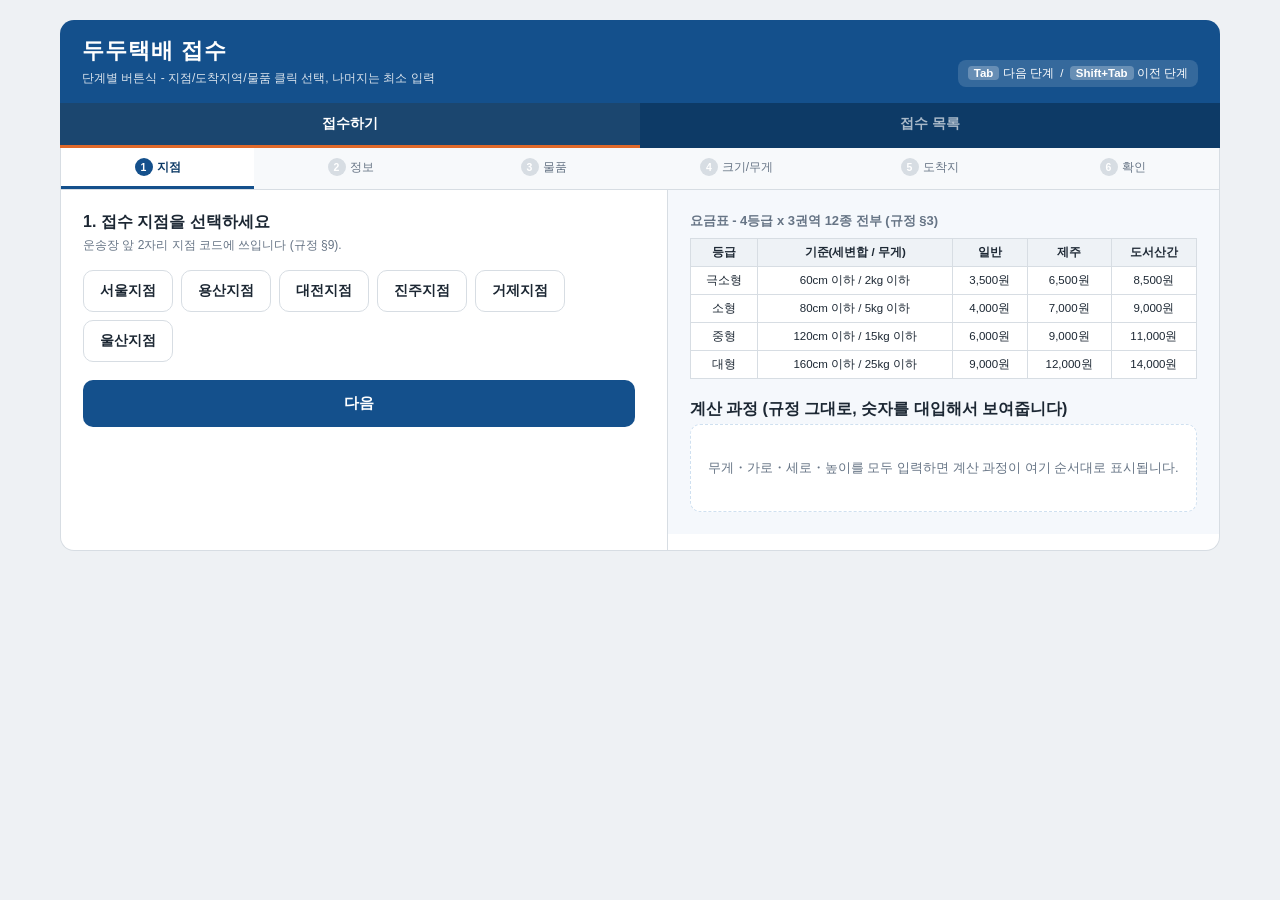
<file: index.html>
<!DOCTYPE html>
<html lang="ko">

<head>
  <meta charset="UTF-8">
  <meta name="viewport" content="width=device-width, initial-scale=1.0">
  <title>두두택배 접수 - 단계별 버튼식</title>
  <!--
  두두택배 접수 - G. 단계별 버튼식판
  =================================================
  F_한장완성판.html을 베이스로, 요청 3가지를 반영했다.
  1) "목록별로 탭을 분리" -> 페이지 최상단에 [접수하기] / [접수 목록]
     두 개의 큰 탭을 두고, [접수하기] 안에서 다시 5단계 스텝 탭
     (지점 -> 정보 -> 물품 -> 크기/무게 -> 도착지 -> 확인)으로 나눴다.
     계산 규정(§1-9)과 요금표・도착지역 판정 로직은 F판과 완전히 동일 -
     화면 구조만 바뀌었다.
  2) "입력을 최소화하고 버튼식으로" -> 지점(6개), 도착지역(12개),
     자주 쓰는 물품명(8개)을 버튼 칩으로 바꿨다. 이름 2개(보내는/받는
     분)와 치수・무게 4개는 값 범위가 무한해 버튼으로 대체 불가능하므로
     숫자 입력을 유지하되, 자주 쓰는 규격 4종(설정규칙 §3 각 등급의
     중간값)을 원클릭으로 채우는 버튼을 추가해 타이핑을 줄였다.
  3) "Tab 키로 다음 부분 이동" -> keydown에서 Tab(Shift 없음)을 가로채
     preventDefault 후 goToStep(현재+1), Shift+Tab은 이전 단계로 이동한다.
     각 단계 안의 개별 입력 칸 사이 이동은 필요 없다 - 단계마다 입력
     칸이 1~4개뿐이라 클릭/포커스로 바로 접근된다.
-->
  <style>
    :root {
      --brand: #14508c;
      --brand-dark: #0d3a66;
      --accent: #e0692a;
      --bg: #eef1f4;
      --card: #ffffff;
      --border: #d7dde3;
      --text: #1c2733;
      --muted: #667485;
      --ok-bg: #eef7f0;
      --ok-border: #b9dfc2;
      --bad-bg: #fbeceb;
      --bad-border: #eab6b0;
      --bad-text: #c0392b;
      --warn-bg: #fff8e6;
      --warn-border: #f0d68a;
      --warn-text: #8a6d1f;
      --calc-bg: #f5f8fc;
      --calc-border: #cfe0f0;
    }

    * {
      box-sizing: border-box;
    }

    body {
      margin: 0;
      font-family: -apple-system, BlinkMacSystemFont, "Malgun Gothic", "Apple SD Gothic Neo", sans-serif;
      background: var(--bg);
      color: var(--text);
      padding: 20px 16px 60px;
    }

    .page {
      max-width: 1160px;
      margin: 0 auto;
    }

    .topbar {
      background: var(--brand);
      color: #fff;
      padding: 16px 22px;
      border-radius: 14px 14px 0 0;
      display: flex;
      justify-content: space-between;
      align-items: flex-end;
      flex-wrap: wrap;
      gap: 10px;
    }

    .topbar .brand {
      font-size: 22px;
      font-weight: 800;
      letter-spacing: 1px;
    }

    .topbar .sub {
      font-size: 12px;
      opacity: .85;
      margin-top: 4px;
    }

    .kbd-hint {
      font-size: 11.5px;
      background: rgba(255, 255, 255, .14);
      padding: 6px 10px;
      border-radius: 8px;
    }

    .kbd-hint b {
      background: rgba(255, 255, 255, .25);
      padding: 1px 6px;
      border-radius: 4px;
    }

    /* ---------- 최상단 큰 탭: 접수하기 / 접수 목록 ---------- */
    .main-tabs {
      display: flex;
      gap: 0;
      background: var(--brand-dark);
    }

    .main-tab-btn {
      flex: 1;
      padding: 12px;
      border: none;
      background: transparent;
      color: rgba(255, 255, 255, .65);
      font-size: 14px;
      font-weight: 700;
      cursor: pointer;
      border-bottom: 3px solid transparent;
    }

    .main-tab-btn.active {
      color: #fff;
      border-bottom-color: var(--accent);
      background: rgba(255, 255, 255, .06);
    }

    .card-shell {
      background: var(--card);
      border: 1px solid var(--border);
      border-top: none;
      border-radius: 0 0 14px 14px;
      overflow: hidden;
    }

    /* ---------- 단계 탭 (스텝퍼) ---------- */
    .step-tabs {
      display: flex;
      overflow-x: auto;
      border-bottom: 1px solid var(--border);
      background: #f7f9fb;
    }

    .step-tab {
      flex: 1;
      min-width: 92px;
      padding: 10px 6px;
      text-align: center;
      border: none;
      background: transparent;
      cursor: pointer;
      font-size: 12px;
      color: var(--muted);
      border-bottom: 3px solid transparent;
      white-space: nowrap;
    }

    .step-tab .num {
      display: inline-block;
      width: 18px;
      height: 18px;
      line-height: 18px;
      border-radius: 50%;
      background: var(--border);
      color: #fff;
      font-size: 10.5px;
      font-weight: 800;
      margin-right: 4px;
    }

    .step-tab.active {
      color: var(--brand-dark);
      font-weight: 800;
      border-bottom-color: var(--brand);
      background: #fff;
    }

    .step-tab.active .num {
      background: var(--brand);
    }

    .step-tab.done .num {
      background: #4c9a63;
    }

    .step-tab.done {
      color: #3a7a4c;
    }

    .layout {
      display: grid;
      grid-template-columns: 1.1fr 1fr;
      gap: 0;
      align-items: start;
    }

    @media (max-width: 900px) {
      .layout {
        grid-template-columns: 1fr;
      }
    }

    .form-panel {
      padding: 22px;
      border-right: 1px solid var(--border);
      min-height: 360px;
    }

    .calc-panel {
      padding: 22px;
      background: var(--calc-bg);
    }

    @media (max-width: 900px) {
      .form-panel {
        border-right: none;
        border-bottom: 1px solid var(--border);
      }
    }

    h2 {
      font-size: 16px;
      margin: 0 0 4px;
    }

    .step-desc {
      font-size: 12px;
      color: var(--muted);
      margin: 0 0 16px;
    }

    h3 {
      font-size: 13px;
      color: var(--muted);
      margin: 18px 0 8px;
    }

    /* ---------- 버튼 칩 (지점 / 도착지역 / 물품명 / 규격 프리셋) ---------- */
    .chip-grid {
      display: flex;
      flex-wrap: wrap;
      gap: 8px;
    }

    .chip {
      padding: 11px 16px;
      border: 1.5px solid var(--border);
      border-radius: 10px;
      background: #fff;
      font-size: 14px;
      font-weight: 600;
      color: var(--text);
      cursor: pointer;
      text-align: center;
    }

    .chip:hover {
      border-color: var(--brand);
    }

    .chip.selected {
      background: var(--brand);
      border-color: var(--brand);
      color: #fff;
    }

    .chip.chip-sm {
      padding: 8px 12px;
      font-size: 12.5px;
      font-weight: 600;
    }

    .chip.chip-banned-hint {
      border-style: dashed;
      color: var(--muted);
      background: #fafbfc;
      cursor: default;
    }

    .chip-group-label {
      font-size: 12px;
      color: var(--muted);
      font-weight: 700;
      margin: 14px 0 6px;
    }

    .chip-group-label:first-child {
      margin-top: 0;
    }

    .field {
      margin-top: 14px;
    }

    .field label {
      display: block;
      font-size: 13px;
      font-weight: 600;
      color: var(--muted);
      margin: 0 0 6px;
    }

    .req {
      color: var(--bad-text);
      font-weight: 700;
      font-size: 11px;
    }

    input[type="text"],
    input[type="number"] {
      width: 100%;
      padding: 11px 12px;
      border: 1px solid var(--border);
      border-radius: 8px;
      font-size: 15px;
      background: #fff;
      font-family: inherit;
    }

    .row2 {
      display: grid;
      grid-template-columns: 1fr 1fr;
      gap: 10px;
    }

    .row4 {
      display: grid;
      grid-template-columns: repeat(4, 1fr);
      gap: 8px;
    }

    @media (max-width: 520px) {
      .row4 {
        grid-template-columns: 1fr 1fr;
      }
    }

    .dim-label {
      font-size: 11px;
      color: var(--muted);
      margin-bottom: 3px;
    }

    .custom-toggle {
      font-size: 12px;
      color: var(--brand);
      background: none;
      border: none;
      text-decoration: underline;
      cursor: pointer;
      padding: 6px 0;
    }

    .inline-warning {
      min-height: 18px;
      margin-top: 10px;
      font-size: 12.5px;
    }

    .badge {
      display: inline-block;
      padding: 5px 9px;
      border-radius: 6px;
    }

    .badge.bad {
      background: var(--bad-bg);
      border: 1px solid var(--bad-border);
      color: var(--bad-text);
    }

    .badge.warn {
      background: var(--warn-bg);
      border: 1px solid var(--warn-border);
      color: var(--warn-text);
    }

    .soft-confirm {
      margin-top: 10px;
      background: var(--warn-bg);
      border: 1px solid var(--warn-border);
      border-radius: 8px;
      padding: 10px 12px;
      font-size: 12.5px;
      color: var(--warn-text);
    }

    .soft-confirm label {
      display: flex;
      align-items: center;
      gap: 8px;
      margin-top: 8px;
      font-weight: 700;
      color: var(--text);
    }

    .summary-box {
      border: 1px solid var(--border);
      border-radius: 10px;
      padding: 14px 16px;
      background: #fafbfc;
    }

    .summary-row {
      display: flex;
      justify-content: space-between;
      font-size: 13.5px;
      padding: 6px 0;
      border-bottom: 1px dashed var(--border);
    }

    .summary-row:last-child {
      border-bottom: none;
    }

    .summary-row span:first-child {
      color: var(--muted);
    }

    .summary-row span:last-child {
      font-weight: 700;
    }

    .summary-empty {
      color: var(--muted);
      font-size: 12.5px;
    }

    .error-box {
      margin-top: 14px;
      min-height: 1px;
    }

    .error-title {
      font-size: 12.5px;
      font-weight: 700;
      color: var(--bad-text);
      margin-bottom: 4px;
    }

    .error-box ul {
      margin: 0;
      padding-left: 18px;
      font-size: 12.5px;
      color: var(--bad-text);
      line-height: 1.6;
    }

    .btn-row {
      display: flex;
      gap: 10px;
      margin-top: 18px;
    }

    .nav-btn,
    .submit-btn {
      flex: 1;
      padding: 14px;
      font-size: 15px;
      font-weight: 800;
      color: #fff;
      background: var(--brand);
      border: none;
      border-radius: 10px;
      cursor: pointer;
    }

    .nav-btn.prev {
      background: #fff;
      color: var(--text);
      border: 1px solid var(--border);
    }

    .nav-btn:disabled,
    .submit-btn:disabled {
      background: #a9b6c4;
      cursor: not-allowed;
    }

    .submit-btn {
      background: var(--accent);
    }

    .calc-pending {
      color: var(--muted);
      font-size: 13px;
      padding: 34px 10px;
      text-align: center;
      border: 1px dashed var(--calc-border);
      border-radius: 10px;
      background: #fff;
    }

    .calc-step {
      background: #fff;
      border: 1px solid var(--calc-border);
      border-radius: 10px;
      padding: 10px 14px;
      margin-bottom: 8px;
      font-size: 13px;
    }

    .calc-step-title {
      font-weight: 700;
      color: var(--brand-dark);
      margin-bottom: 4px;
      font-size: 13px;
    }

    .calc-step-body {
      color: var(--text);
      line-height: 1.65;
    }

    .calc-step.reject {
      background: var(--bad-bg);
      border-color: var(--bad-border);
    }

    .calc-step.reject .calc-step-title {
      color: var(--bad-text);
    }

    .calc-step.pending-note {
      background: #f6f8fa;
      color: var(--muted);
    }

    table.rate-table {
      width: 100%;
      border-collapse: collapse;
      font-size: 11.5px;
      background: #fff;
    }

    table.rate-table th,
    table.rate-table td {
      border: 1px solid var(--border);
      padding: 6px 5px;
      text-align: center;
    }

    table.rate-table th {
      background: #eef2f6;
    }

    table.rate-table tr.grade-match td:first-child {
      background: #dbe9f7;
      font-weight: 700;
    }

    table.rate-table td.cell-match {
      background: var(--brand);
      color: #fff;
      font-weight: 800;
    }

    .receipt-section {
      margin-top: 18px;
    }

    .receipt-card {
      background: var(--ok-bg);
      border: 1px solid var(--ok-border);
      border-radius: 12px;
      padding: 18px;
      text-align: center;
    }

    .receipt-title {
      font-weight: 800;
      font-size: 15px;
    }

    .receipt-tno {
      font-size: 20px;
      font-weight: 800;
      color: var(--brand-dark);
      margin: 8px 0;
    }

    .receipt-line {
      font-size: 13px;
      margin-top: 4px;
    }

    .receipt-price {
      font-size: 24px;
      font-weight: 800;
      color: var(--brand-dark);
      margin: 10px 0;
    }

    .list-panel {
      padding: 20px 22px;
    }

    .list-panel table {
      width: 100%;
      border-collapse: collapse;
      font-size: 11.5px;
      background: #fff;
    }

    .list-panel th,
    .list-panel td {
      border: 1px solid var(--border);
      padding: 6px 5px;
      text-align: left;
    }

    .list-panel th {
      background: #eef2f6;
    }

    .empty-row td {
      text-align: center;
      color: var(--muted);
      padding: 14px;
    }

    [hidden] {
      display: none !important;
    }
  </style>
</head>

<body>
  <div class="page">
    <div class="topbar">
      <div>
        <div class="brand">두두택배 접수</div>
        <div class="sub">단계별 버튼식 - 지점/도착지역/물품 클릭 선택, 나머지는 최소 입력</div>
      </div>
      <div class="kbd-hint"><b>Tab</b> 다음 단계 &nbsp;/&nbsp; <b>Shift+Tab</b> 이전 단계</div>
    </div>

    <div class="main-tabs">
      <button type="button" class="main-tab-btn active" id="mainTabReceiveBtn"
        onclick="setMainTab('receive')">접수하기</button>
      <button type="button" class="main-tab-btn" id="mainTabListBtn" onclick="setMainTab('list')">접수 목록 <span
          id="listCountBadge"></span></button>
    </div>

    <div class="card-shell">

      <!-- ============ 접수하기 탭 ============ -->
      <div id="mainPanelReceive">
        <div class="step-tabs" id="stepTabs"></div>

        <div class="layout">
          <section class="form-panel">

            <!-- STEP 0: 접수 지점 -->
            <div class="step-page" data-step="0">
              <h2>1. 접수 지점을 선택하세요</h2>
              <p class="step-desc">운송장 앞 2자리 지점 코드에 쓰입니다 (규정 §9).</p>
              <div class="chip-grid" id="branchChips"></div>
            </div>

            <!-- STEP 1: 보내는분 / 받는분 -->
            <div class="step-page" data-step="1" hidden>
              <h2>2. 보내는 분 / 받는 분</h2>
              <p class="step-desc">이름은 목록이 없어 직접 입력해야 합니다.</p>
              <div class="field">
                <label for="senderName">보내는 분 이름 <span class="req">필수</span></label>
                <input type="text" id="senderName" placeholder="예: 김민준" oninput="recalc()">
              </div>
              <div class="field">
                <label for="receiverName">받는 분 이름 <span class="req">필수</span></label>
                <input type="text" id="receiverName" placeholder="예: 이서연" oninput="recalc()">
              </div>
              <div class="field">
                <label for="receiverPhone">받는 분 전화 <span class="req">필수</span></label>
                <input type="tel" id="receiverPhone" placeholder="010-1234-5678" oninput="recalc()">
              </div>
            </div>

            <!-- STEP 2: 물품명 -->
            <div class="step-page" data-step="2" hidden>
              <h2>3. 물품명을 선택하세요</h2>
              <p class="step-desc">자주 접수되는 품목입니다. 목록에 없으면 직접 입력을 누르세요.</p>
              <div class="chip-group-label">자주 쓰는 물품</div>
              <div class="chip-grid" id="itemChips"></div>
              <button type="button" class="custom-toggle" id="itemCustomToggle" onclick="toggleItemCustom()">목록에 없어요 -
                직접 입력</button>
              <div class="field" id="itemCustomField" hidden>
                <label for="itemName">물품명 직접 입력 <span class="req">필수</span></label>
                <input type="text" id="itemName" placeholder="예: 텐트" oninput="onItemCustomInput()">
              </div>
              <div class="inline-warning" id="bannedWarning"></div>
              <div class="soft-confirm" id="softConfirmBox" hidden>
                <div id="softConfirmText"></div>
                <label><input type="checkbox" id="staffConfirm" onchange="recalc()"> 직원이 확인했습니다 (50만원 이하)</label>
              </div>
            </div>

            <!-- STEP 3: 크기 / 무게 -->
            <div class="step-page" data-step="3" hidden>
              <h2>4. 크기와 무게</h2>
              <p class="step-desc">아래 프리셋을 누르면 값이 자동으로 채워집니다. 직접 조정해도 됩니다.</p>
              <div class="chip-group-label">규격 프리셋 (등급 기준 중간값)</div>
              <div class="chip-grid" id="sizePresetChips"></div>
              <div class="field">
                <label>가로 x 세로 x 높이 (cm) <span class="req">필수</span></label>
                <div class="row4">
                  <div>
                    <div class="dim-label">가로</div><input type="number" id="widthCm" step="any" min="0" max="200"
                      oninput="recalc()">
                  </div>
                  <div>
                    <div class="dim-label">세로</div><input type="number" id="heightCm" step="any" min="0" max="200"
                      oninput="recalc()">
                  </div>
                  <div>
                    <div class="dim-label">높이</div><input type="number" id="depthCm" step="any" min="0" max="200"
                      oninput="recalc()">
                  </div>
                  <div>
                    <div class="dim-label">무게(kg)</div><input type="number" id="weightKg" step="any" min="0" max="30"
                      oninput="recalc()">
                  </div>
                </div>
              </div>
              <p class="step-desc" style="margin-top:8px;">한 변당 최대 200cm, 무게 최대 30kg까지만 접수됩니다. 넘으면 대형화물 전문 창구로 안내됩니다.
              </p>
              <div class="inline-warning" id="dimsWarning"></div>
            </div>

            <!-- STEP 4: 도착 지역 -->
            <div class="step-page" data-step="4" hidden>
              <h2>5. 도착 지역을 선택하세요</h2>
              <p class="step-desc">제주는 제주 권역, 5개 도서는 도서산간, 나머지는 전부 일반입니다 (거제·진주 포함).</p>
              <div class="chip-group-label">일반 권역</div>
              <div class="chip-grid" id="areaChipsNormal"></div>
              <div class="chip-group-label">제주 권역</div>
              <div class="chip-grid" id="areaChipsJeju"></div>
              <div class="chip-group-label">도서산간 권역</div>
              <div class="chip-grid" id="areaChipsIsland"></div>
              <div class="field">
                <label for="areaSelect">그 외 지역 (표준 시/도 목록에서만 선택)</label>
                <select id="areaSelect" onchange="onAreaSelectChange()"></select>
                <p class="step-desc" style="margin-top:6px;">표기 갈림(서울/서울시/SEOUL 등)을 막기 위해 직접 타이핑은 받지 않습니다.</p>
              </div>
            </div>

            <!-- STEP 5: 확인 -->
            <div class="step-page" data-step="5" hidden>
              <h2>6. 입력 내용 확인</h2>
              <p class="step-desc">오른쪽 계산 과정을 확인하고 접수를 완료하세요.</p>
              <div class="summary-box" id="summaryBox"></div>
              <div class="error-box" id="errorBox"></div>
            </div>

            <div class="btn-row">
              <button type="button" class="nav-btn prev" id="prevBtn" onclick="goToStep(currentStep-1)">이전</button>
              <button type="button" class="nav-btn" id="nextBtn" onclick="goToStep(currentStep+1)">다음</button>
              <div id="submitBtnGroup" style="display:flex; gap:8px;">
                <button type="button" class="submit-btn" id="submitBtn" onclick="submitShipment()" hidden disabled>다음 접수 <span id="pendingCount" style="font-size:11px; opacity:.8;"></span></button>
                <button type="button" class="submit-btn" id="completeBtn" onclick="completeAllShipments()" hidden style="background:var(--brand);">완료</button>
              </div>
            </div>
          </section>

          <section class="calc-panel">
            <h3 style="margin-top:0;">요금표 - 4등급 x 3권역 12종 전부 (규정 §3)</h3>
            <table class="rate-table" id="rateTable">
              <thead>
                <tr>
                  <th>등급</th>
                  <th>기준(세변합 / 무게)</th>
                  <th>일반</th>
                  <th>제주</th>
                  <th>도서산간</th>
                </tr>
              </thead>
              <tbody></tbody>
            </table>

            <h2 style="margin-top:20px;">계산 과정 (규정 그대로, 숫자를 대입해서 보여줍니다)</h2>
            <div id="calcSteps">
              <div class="calc-pending">무게・가로・세로・높이를 모두 입력하면 계산 과정이 여기 순서대로 표시됩니다.</div>
            </div>
          </section>
        </div>

        <div class="receipt-section" id="receiptSection" style="display:none; padding: 0 22px 22px;"></div>
      </div>

      <!-- ============ 접수 목록 탭 ============ -->
      <div id="mainPanelList" hidden>
        <div class="list-panel">
          <h2 style="font-size:14px;color:var(--muted);margin:0 0 8px 2px;">오늘 접수 목록 (이 브라우저 세션에서만 유지)</h2>
          <table>
            <thead>
              <tr>
                <th>운송장</th>
                <th>지점</th>
                <th>보내는분</th>
                <th>받는분</th>
                <th>전화</th>
                <th>도착지역</th>
                <th>권역</th>
                <th>물품</th>
                <th>요금무게</th>
                <th>등급</th>
                <th>요금</th>
                <th>도착예정</th>
              </tr>
            </thead>
            <tbody id="listBody">
              <tr class="empty-row">
                <td colspan="11">아직 접수 내역이 없습니다</td>
              </tr>
            </tbody>
          </table>
        </div>
      </div>

    </div>
  </div>

  <script>
    // ============================================================
    // 계산 정본 - 02_접수규정.md §1-9. F판과 완전히 동일 (로직 변경 없음).
    // ============================================================
    const BRANCHES = [
      { code: '11', name: '서울지점' }, { code: '12', name: '용산지점' },
      { code: '21', name: '대전지점' }, { code: '31', name: '진주지점' },
      { code: '32', name: '거제지점' }, { code: '41', name: '울산지점' },
    ];

    const RATE_TABLE = [
      { grade: '극소형', maxSum: 60, maxWeight: 2, price: { 일반: 3500, 제주: 6500, 도서산간: 8500 } },
      { grade: '소형', maxSum: 80, maxWeight: 5, price: { 일반: 4000, 제주: 7000, 도서산간: 9000 } },
      { grade: '중형', maxSum: 120, maxWeight: 15, price: { 일반: 6000, 제주: 9000, 도서산간: 11000 } },
      { grade: '대형', maxSum: 160, maxWeight: 25, price: { 일반: 9000, 제주: 12000, 도서산간: 14000 } },
    ];
    const ETA_BUSINESS_DAYS = { 일반: 1, 제주: 2, 도서산간: 3 };
    const ISLAND_AREAS = ['울릉도', '백령도', '흑산도', '거문도', '추자도'];
    const NORMAL_AREAS = ['서울', '용산', '대전', '진주', '거제', '울산'];
    // 접수 지점과 안 겹치는 그 외 표준 시/도 - receiver_area 칸 정책서 방침
    // (자유 텍스트 대신 이 목록에서만 고르게 해서 표기 갈림을 원천 차단)
    const OTHER_SIDO_AREAS = [
      '인천광역시', '부산광역시', '대구광역시', '광주광역시', '세종특별자치시',
      '경기도', '강원특별자치도', '충청북도', '충청남도',
      '전북특별자치도', '전라남도', '경상북도', '경상남도',
    ];

    // 자주 접수되는 물품 버튼 (모두 금지목록에 걸리지 않는 안전한 품목만
    // 골랐다 - 규정 §5 21개 키워드와 겹치지 않는지 확인함).
    const COMMON_ITEMS = ['이불', '책', '화장품', '운동화', '쌀', '전자제품', '의류', '주방용품'];

    // 규격 프리셋 - 등급 4종의 상한 근처가 아니라 "이 등급이 확실히
    // 나오는" 중간값을 골랐다(세 변의 합・무게 둘 다 상한보다 여유있게).
    const SIZE_PRESETS = [
      { label: '극소형 (서류/화장품)', w: 20, h: 15, d: 10, weight: 1 },
      { label: '소형 (신발/책)', w: 30, h: 25, d: 15, weight: 3 },
      { label: '중형 (이불/쌀 20kg)', w: 45, h: 35, d: 30, weight: 8 },
      { label: '대형 (가전/가구)', w: 70, h: 50, d: 35, weight: 20 },
    ];

    function branchCodeOf(name) {
      const hit = BRANCHES.find(b => b.name === name);
      return hit ? hit.code : '00';
    }
    function determineRegion(area) {
      if (area === '제주') return '제주';
      if (ISLAND_AREAS.includes(area)) return '도서산간';
      return '일반';
    }
    function determineGrade(sumCm, billedWeightKg) {
      for (const tier of RATE_TABLE) {
        if (sumCm <= tier.maxSum && billedWeightKg <= tier.maxWeight) return tier.grade;
      }
      return null;
    }
    function gradeTrace(sumCm, billedWeightKg) {
      let matched = null;
      const lines = RATE_TABLE.map(tier => {
        const sumOk = sumCm <= tier.maxSum;
        const wtOk = billedWeightKg <= tier.maxWeight;
        const pass = sumOk && wtOk && !matched;
        if (pass) matched = tier.grade;
        return Object.assign({}, tier, { sumOk, wtOk, pass });
      });
      return { lines, matched };
    }
    function addBusinessDaysTrace(fromDate, days) {
      const d = new Date(fromDate);
      let added = 0;
      const trace = [];
      while (added < days) {
        d.setDate(d.getDate() + 1);
        const dow = d.getDay();
        const isWeekend = (dow === 0 || dow === 6);
        if (!isWeekend) added++;
        trace.push({ date: new Date(d), dow, isWeekend, countedAt: isWeekend ? null : added });
      }
      return { finalDate: new Date(d), trace };
    }
    function pad2(n) { return String(n).padStart(2, '0'); }
    function formatDateISO(d) { return `${d.getFullYear()}-${pad2(d.getMonth() + 1)}-${pad2(d.getDate())}`; }
    const WEEKDAY_KO = ['일', '월', '화', '수', '목', '금', '토'];

    const BANNED_RULES = [
      { category: '금전', keyword: '현금' },
      { category: '금전', keyword: '상품권' },
      { category: '금전', keyword: '유가증권' },
      { category: '귀중품', keyword: '금' },
      { category: '귀중품', keyword: '은' },
      { category: '귀중품', keyword: '보석' },
      { category: '귀중품', keyword: '시계', condition: '50만원 초과 시' },
      { category: '인화성', keyword: '라이터' },
      { category: '인화성', keyword: '부탄가스' },
      { category: '인화성', keyword: '페인트' },
      { category: '인화성', keyword: '신나' },
      { category: '인화성', keyword: '알코올' },
      { category: '배터리', keyword: '보조배터리' },
      { category: '배터리', keyword: '리튬배터리' },
      { category: '생물', keyword: '동물' },
      { category: '생물', keyword: '식물' },
      { category: '온도', keyword: '냉장' },
      { category: '온도', keyword: '냉동' },
      { category: '기타', keyword: '주류' },
      { category: '기타', keyword: '의약품' },
      { category: '기타', keyword: '총포' },
      { category: '기타', keyword: '도검' },
    ];

    // 정책서 4번(어디서 막나) - 금지품목/대형초과는 "기계적 차단 + 운영"
    // 두 층을 같이 쓰라고 되어있다. 접수를 막는 것까지는 화면이 하고,
    // 그 다음 사람이 받아야 하는 연결선(전화번호)을 메시지에 같이 넣는다.
    const CS_PHONE = '1588-1234';          // 금지 품목 문의
    const BULKY_DESK_PHONE = '1600-5678';  // 대형화물・특수 택배 전문 창구
    function checkBanned(name) {
      const s = (name || '').trim();
      if (!s) return { hardHits: [], softHits: [] };
      const hits = BANNED_RULES.filter(r => s.includes(r.keyword));
      return { hardHits: hits.filter(h => !h.condition), softHits: hits.filter(h => h.condition) };
    }

    const seqByBranch = {};
    const issuedTrackingNos = new Set();
    function nextTrackingNo(branchCode) {
      let n = (seqByBranch[branchCode] || 0) + 1;
      let no = branchCode + String(n).padStart(8, '0');
      while (issuedTrackingNos.has(no)) { n += 1; no = branchCode + String(n).padStart(8, '0'); }
      seqByBranch[branchCode] = n;
      issuedTrackingNos.add(no);
      return no;
    }
    function formatWon(n) {
      if (n === null || n === undefined || isNaN(n)) return '-';
      return n.toLocaleString('ko-KR') + '원';
    }
    function getNumeric(id) {
      const raw = document.getElementById(id).value;
      if (raw === '' || raw === null || raw === undefined) return null;
      const n = parseFloat(raw);
      if (isNaN(n) || n <= 0) return null;
      return n;
    }

    // ============================================================
    // 선택 상태 (버튼 칩으로 고르는 값들은 hidden input 대신 state로 관리)
    // ============================================================
    const state = { branch: '', itemName: '', receiverArea: '', pendingShipments: [] };

    // ---------- 최상단 탭 (접수하기 / 접수 목록) ----------
    function setMainTab(which) {
      document.getElementById('mainPanelReceive').hidden = which !== 'receive';
      document.getElementById('mainPanelList').hidden = which !== 'list';
      document.getElementById('mainTabReceiveBtn').classList.toggle('active', which === 'receive');
      document.getElementById('mainTabListBtn').classList.toggle('active', which === 'list');
    }

    // ---------- 단계(스텝) 정의 ----------
    const STEPS = [
      { label: '지점' }, { label: '정보' }, { label: '물품' }, { label: '크기/무게' }, { label: '도착지' }, { label: '확인' },
    ];
    let currentStep = 0;

    function renderStepTabs() {
      const el = document.getElementById('stepTabs');
      el.innerHTML = STEPS.map((s, i) => {
        const cls = ['step-tab'];
        if (i === currentStep) cls.push('active');
        else if (i < currentStep) cls.push('done');
        return `<button type="button" class="${cls.join(' ')}" onclick="goToStep(${i})">
        <span class="num">${i + 1}</span>${s.label}
      </button>`;
      }).join('');
    }

    function goToStep(idx) {
      if (idx < 0 || idx >= STEPS.length) return;
      currentStep = idx;
      document.querySelectorAll('.step-page').forEach(p => {
        p.hidden = Number(p.dataset.step) !== currentStep;
      });
      renderStepTabs();
      document.getElementById('prevBtn').disabled = currentStep === 0;
      document.getElementById('prevBtn').hidden = currentStep === 0;
      const isLast = currentStep === STEPS.length - 1;
      document.getElementById('nextBtn').hidden = isLast;
      document.getElementById('submitBtn').hidden = !isLast;
      if (isLast) renderSummary();
      recalc();
    }

    // Tab 키 = 다음 단계, Shift+Tab = 이전 단계 (요청사항 3번)
    document.addEventListener('keydown', function (e) {
      if (e.key !== 'Tab') return;
      e.preventDefault();
      if (e.shiftKey) goToStep(currentStep - 1);
      else goToStep(currentStep + 1);
    });

    // ---------- STEP 0: 지점 칩 ----------
    function renderBranchChips() {
      const el = document.getElementById('branchChips');
      el.innerHTML = BRANCHES.map(b => `
      <button type="button" class="chip ${state.branch === b.name ? 'selected' : ''}" onclick="selectBranch('${b.name}')">${b.name}</button>
    `).join('');
    }
    function selectBranch(name) {
      state.branch = name;
      renderBranchChips();
      recalc();
    }

    // ---------- STEP 2: 물품명 칩 ----------
    function renderItemChips() {
      const el = document.getElementById('itemChips');
      el.innerHTML = COMMON_ITEMS.map(name => `
      <button type="button" class="chip ${state.itemName === name ? 'selected' : ''}" onclick="selectItem('${name}')">${name}</button>
    `).join('');
    }
    function selectItem(name) {
      state.itemName = name;
      document.getElementById('itemCustomField').hidden = true;
      document.getElementById('itemName') && (document.getElementById('itemName').value = '');
      renderItemChips();
      recalc();
    }
    function toggleItemCustom() {
      const field = document.getElementById('itemCustomField');
      field.hidden = !field.hidden;
      if (!field.hidden) {
        state.itemName = document.getElementById('itemName').value.trim();
        document.getElementById('itemName').focus();
        renderItemChips();
      }
      recalc();
    }
    function onItemCustomInput() {
      state.itemName = document.getElementById('itemName').value.trim();
      renderItemChips();
      recalc();
    }

    // ---------- STEP 3: 규격 프리셋 ----------
    function renderSizePresetChips() {
      const el = document.getElementById('sizePresetChips');
      el.innerHTML = SIZE_PRESETS.map((p, i) => `
      <button type="button" class="chip chip-sm" onclick="applySizePreset(${i})">${p.label}</button>
    `).join('');
    }
    function applySizePreset(i) {
      const p = SIZE_PRESETS[i];
      document.getElementById('widthCm').value = p.w;
      document.getElementById('heightCm').value = p.h;
      document.getElementById('depthCm').value = p.d;
      document.getElementById('weightKg').value = p.weight;
      recalc();
    }

    // ---------- STEP 4: 도착지역 칩 + 표준 시/도 드롭다운 ----------
    function renderAreaChips() {
      document.getElementById('areaChipsNormal').innerHTML = NORMAL_AREAS.map(a => `
      <button type="button" class="chip ${state.receiverArea === a ? 'selected' : ''}" onclick="selectArea('${a}')">${a}</button>
    `).join('');
      document.getElementById('areaChipsJeju').innerHTML = `
      <button type="button" class="chip ${state.receiverArea === '제주' ? 'selected' : ''}" onclick="selectArea('제주')">제주</button>`;
      document.getElementById('areaChipsIsland').innerHTML = ISLAND_AREAS.map(a => `
      <button type="button" class="chip ${state.receiverArea === a ? 'selected' : ''}" onclick="selectArea('${a}')">${a}</button>
    `).join('');
      const select = document.getElementById('areaSelect');
      if (select) {
        const isOtherSido = OTHER_SIDO_AREAS.includes(state.receiverArea);
        select.innerHTML = `<option value="">선택하세요</option>` + OTHER_SIDO_AREAS.map(a =>
          `<option value="${a}" ${state.receiverArea === a ? 'selected' : ''}>${a}</option>`
        ).join('');
        if (!isOtherSido) select.value = '';
      }
    }
    function selectArea(name) {
      state.receiverArea = name;
      renderAreaChips();
      recalc();
    }
    function onAreaSelectChange() {
      const value = document.getElementById('areaSelect').value;
      if (value) selectArea(value);
    }

    // ============================================================
    // 렌더링 (계산 패널) - F판과 동일 로직
    // ============================================================
    function renderBannedWarning(ban) {
      const el = document.getElementById('bannedWarning');
      const box = document.getElementById('softConfirmBox');
      if (ban.hardHits.length > 0) {
        const h = ban.hardHits[0];
        el.innerHTML = `<span class="badge bad">접수 불가 품목입니다 - ${h.category} "${h.keyword}"(규정 §5). 요금 계산 전에 거절합니다.<br>문의가 필요하면 고객센터 ${CS_PHONE}로 연락하세요.</span>`;
        box.hidden = true;
      } else if (ban.softHits.length > 0) {
        const h = ban.softHits[0];
        el.innerHTML = `<span class="badge warn">"${h.keyword}"는 ${h.condition} 금지 품목입니다(규정 §5). 가격을 확인할 수 없어 직원 확인이 필요합니다.</span>`;
        box.hidden = false;
        document.getElementById('softConfirmText').textContent =
          `"${h.keyword}" - ${h.condition} 금지 품목(규정 §5 귀중품). 50만원 이하임을 확인했으면 아래에 체크하세요.`;
      } else {
        el.innerHTML = '';
        box.hidden = true;
      }
    }
    function step(no, title, body) {
      return `<div class="calc-step"><div class="calc-step-title">${no}. ${title}</div><div class="calc-step-body">${body}</div></div>`;
    }
    function renderRateTable(matchedGrade, matchedRegion) {
      const tbody = document.querySelector('#rateTable tbody');
      tbody.innerHTML = RATE_TABLE.map(tier => {
        const isGradeMatch = tier.grade === matchedGrade;
        function cell(region) {
          const hit = isGradeMatch && matchedRegion === region;
          return `<td class="${hit ? 'cell-match' : ''}">${tier.price[region].toLocaleString('ko-KR')}원</td>`;
        }
        return `<tr class="${isGradeMatch ? 'grade-match' : ''}"><td>${tier.grade}</td><td>${tier.maxSum}cm 이하 / ${tier.maxWeight}kg 이하</td>${cell('일반')}${cell('제주')}${cell('도서산간')}</tr>`;
      }).join('');
    }
    function renderCalcPending() {
      document.getElementById('calcSteps').innerHTML = '<div class="calc-pending">무게・가로・세로・높이를 모두 입력하면 계산 과정이 여기 순서대로 표시됩니다.</div>';
      renderRateTable(null, null);
    }
    function renderCalcBannedStop(itemName, hit) {
      document.getElementById('calcSteps').innerHTML = `<div class="calc-step reject">
      <div class="calc-step-title">1. 금지 품목 확인 (규정 §8-1) - 여기서 중단</div>
      <div class="calc-step-body">물품명 "${itemName}" -> ${hit.category} 분류 "${hit.keyword}"에 걸림 (규정 §5).
      요금 계산 전에 거절합니다. 부피 무게・등급・요금은 계산하지 않습니다.<br>
      고객이 항의하거나 문의하면 고객센터 <b>${CS_PHONE}</b>로 연결하세요.</div></div>`;
      renderRateTable(null, null);
    }
    function renderCalcSteps(weight, width, height, depth, area) {
      const volumeWeightKg = (width * height * depth) / 6000;
      const billedWeightKg = Math.max(weight, volumeWeightKg);
      const sumCm = width + height + depth;
      const gt = gradeTrace(sumCm, billedWeightKg);

      let html = '';
      html += step('1', '부피 무게 계산 (규정 §4)', `가로${width} x 세로${height} x 높이${depth} / 6000 = <b>${volumeWeightKg.toFixed(2)}kg</b>`);
      html += step('2', '요금 무게 (규정 §4)', `실제 무게 ${weight}kg 과 부피 무게 ${volumeWeightKg.toFixed(2)}kg 중 큰 값 = <b>${billedWeightKg.toFixed(2)}kg</b>`);
      html += step('3', '세 변의 합 (규정 §3)', `${width} + ${height} + ${depth} = <b>${sumCm}cm</b>`);

      const gradeDetail = gt.lines.map(l => {
        const mark = l.pass ? '통과 -> 이 등급 채택'
          : (!l.sumOk && !l.wtOk ? '세변합・무게 둘 다 기준 초과' : (!l.sumOk ? '세변합 기준 초과' : '무게 기준 초과'));
        return `${l.grade}(세변합 ${l.maxSum}cm 이하 / 무게 ${l.maxWeight}kg 이하): ${mark}`;
      }).join('<br>');
      html += step('4', '크기 등급 판정 (규정 §3, §8-4)', gradeDetail);

      if (!gt.matched) {
        html += `<div class="calc-step reject"><div class="calc-step-title">접수 불가 (규정 §3, §8-5)</div>
        <div class="calc-step-body">대형 상한(세 변의 합 160cm 또는 요금 무게 25kg)을 넘었습니다.
        지금 값 - 세 변의 합 ${sumCm}cm, 요금 무게 ${billedWeightKg.toFixed(2)}kg.<br>
        일반 택배로는 접수할 수 없습니다 - <b>대형화물 전문 창구 ${BULKY_DESK_PHONE}</b>로 안내하세요.</div></div>`;
        document.getElementById('calcSteps').innerHTML = html;
        renderRateTable(null, null);
        return;
      }

      if (!area) {
        html += `<div class="calc-step pending-note"><div class="calc-step-title">5. 권역 판정 (규정 §2, §8-6)</div>
        <div class="calc-step-body">도착 지역을 선택하면 권역・요금・도착예정일까지 이어서 계산됩니다.</div></div>`;
        document.getElementById('calcSteps').innerHTML = html;
        renderRateTable(gt.matched, null);
        return;
      }

      const region = determineRegion(area);
      const tier = RATE_TABLE.find(t => t.grade === gt.matched);
      const price = tier.price[region];
      const etaInfo = addBusinessDaysTrace(new Date(), ETA_BUSINESS_DAYS[region]);
      const specialNote = (area === '진주' || area === '거제') ? '다리・도로로 연결된 일반 지역입니다(규정 §2 "주의" 조항, 도서산간이 아닙니다). -> ' : '';

      html += step('5', '권역 판정 (규정 §2, §8-6)', `도착 지역 "${area}" -> ${specialNote}<b>${region}</b>`);
      html += step('6', '요금 조회 (규정 §3 요금표)', `${gt.matched} 등급 x ${region} 권역 = <b>${formatWon(price)}</b>`);

      const etaDetail = etaInfo.trace.map(t => `${formatDateISO(t.date)}(${WEEKDAY_KO[t.dow]}) - ${t.isWeekend ? '주말이라 제외' : `영업일 ${t.countedAt}일째`}`).join('<br>');
      html += step('7', `도착 예정일 (규정 §6, §8-7 - ${region}은 접수 후 +${ETA_BUSINESS_DAYS[region]}영업일)`,
        `${etaDetail}<br>도착 예정 -> <b>${formatDateISO(etaInfo.finalDate)}(${WEEKDAY_KO[etaInfo.finalDate.getDay()]})</b>`);

      document.getElementById('calcSteps').innerHTML = html;
      renderRateTable(gt.matched, region);
    }

    // ============================================================
    // 요약 (확인 단계) + 검증
    // ============================================================
    function renderSummary() {
      const senderName = document.getElementById('senderName').value.trim();
      const receiverName = document.getElementById('receiverName').value.trim();
      const receiverPhone = document.getElementById('receiverPhone').value.trim();
      const weight = getNumeric('weightKg');
      const width = getNumeric('widthCm');
      const height = getNumeric('heightCm');
      const depth = getNumeric('depthCm');
      const rows = [
        ['접수 지점', state.branch || '(미선택)'],
        ['보내는 분', senderName || '(미입력)'],
        ['받는 분', receiverName || '(미입력)'],
        ['받는 분 전화', receiverPhone || '(미입력)'],
        ['물품명', state.itemName || '(미선택)'],
        ['치수(가로x세로x높이)', (width && height && depth) ? `${width} x ${height} x ${depth} cm` : '(미입력)'],
        ['실제 무게', weight ? `${weight} kg` : '(미입력)'],
        ['도착 지역', state.receiverArea || '(미선택)'],
      ];
      document.getElementById('summaryBox').innerHTML = rows.map(r =>
        `<div class="summary-row"><span>${r[0]}</span><span>${r[1]}</span></div>`
      ).join('');
    }

    function validateAll() {
      const errors = [];
      const senderName = document.getElementById('senderName').value.trim();
      const receiverName = document.getElementById('receiverName').value.trim();
      const receiverPhone = document.getElementById('receiverPhone').value.trim();
      const weight = getNumeric('weightKg');
      const width = getNumeric('widthCm');
      const height = getNumeric('heightCm');
      const depth = getNumeric('depthCm');

      if (!state.branch) errors.push('접수 지점을 선택하세요.');
      if (!senderName) errors.push('보내는 분 이름을 입력하세요.');
      if (!receiverName) errors.push('받는 분 이름을 입력하세요.');
      if (!receiverPhone) errors.push('받는 분 전화를 입력하세요.');
      if (receiverPhone && !/^[\d\-]+$/.test(receiverPhone)) errors.push('받는 분 전화를 올바른 형식으로 입력하세요. (예: 010-1234-5678)');
      if (!state.receiverArea) errors.push('도착 지역을 선택하세요.');
      if (!state.itemName) errors.push('물품명을 선택하거나 입력하세요.');
      if (weight === null) errors.push('실제 무게를 0보다 큰 숫자로 입력하세요.');
      if (width === null || height === null || depth === null) errors.push('가로・세로・높이를 모두 0보다 큰 숫자로 입력하세요.');
      if (weight !== null && weight > 30) errors.push(`무게는 30kg까지만 접수됩니다(지금 ${weight}kg). 대형화물 전문 창구 ${BULKY_DESK_PHONE}로 안내하세요.`);
      if ([width, height, depth].some(v => v !== null && v > 200)) errors.push(`한 변은 200cm까지만 접수됩니다. 대형화물 전문 창구 ${BULKY_DESK_PHONE}로 안내하세요.`);

      const ban = checkBanned(state.itemName);
      if (ban.hardHits.length > 0) {
        const h = ban.hardHits[0];
        errors.push(`접수 불가 품목입니다 - ${h.category} "${h.keyword}"(규정 §5). 고객센터 ${CS_PHONE}로 문의하세요.`);
      }
      const staffConfirmEl = document.getElementById('staffConfirm');
      if (ban.softHits.length > 0 && !(staffConfirmEl && staffConfirmEl.checked)) {
        const h = ban.softHits[0];
        errors.push(`"${h.keyword}"는 ${h.condition} 금지 품목입니다(규정 §5). 직원 확인 체크가 필요합니다.`);
      }
      if (weight !== null && width !== null && height !== null && depth !== null) {
        const sumCm = width + height + depth;
        const billedWeightKg = Math.max(weight, (width * height * depth) / 6000);
        const grade = determineGrade(sumCm, billedWeightKg);
        if (!grade) errors.push(`대형 상한 초과로 접수할 수 없습니다(세 변의 합 ${sumCm.toFixed(1)}cm, 요금 무게 ${billedWeightKg.toFixed(2)}kg - 규정 §3). 대형화물 전문 창구 ${BULKY_DESK_PHONE}로 안내하세요.`);
      }
      return errors;
    }

    function updateSubmitState() {
      const errors = validateAll();
      document.getElementById('submitBtn').disabled = errors.length > 0;
      if (currentStep === STEPS.length - 1) {
        document.getElementById('errorBox').innerHTML = errors.length > 0
          ? '<div class="error-title">접수 완료를 누르려면</div><ul>' + errors.map(e => `<li>${e}</li>`).join('') + '</ul>'
          : '';
      }
    }

    function recalc() {
      const ban = checkBanned(state.itemName);
      renderBannedWarning(ban);

      const weight = getNumeric('weightKg');
      const width = getNumeric('widthCm');
      const height = getNumeric('heightCm');
      const depth = getNumeric('depthCm');

      const dimsWarningEl = document.getElementById('dimsWarning');
      if (dimsWarningEl) {
        const overWeight = weight !== null && weight > 30;
        const overDim = [width, height, depth].some(v => v !== null && v > 200);
        if (overWeight || overDim) {
          dimsWarningEl.innerHTML = `<span class="badge bad">${overWeight ? '무게가 30kg를 넘었습니다.' : ''} ${overDim ? '한 변이 200cm를 넘었습니다.' : ''} 일반 택배로 접수할 수 없습니다 - 대형화물 전문 창구 ${BULKY_DESK_PHONE}</span>`;
        } else {
          dimsWarningEl.innerHTML = '';
        }
      }

      if (ban.hardHits.length > 0) {
        renderCalcBannedStop(state.itemName, ban.hardHits[0]);
      } else if (weight === null || width === null || height === null || depth === null) {
        renderCalcPending();
      } else {
        renderCalcSteps(weight, width, height, depth, state.receiverArea);
      }
      if (currentStep === STEPS.length - 1) renderSummary();
      updateSubmitState();
    }

    // ============================================================
    // 접수 완료 - 운송장 발급 + 목록 반영 + 영수증
    // ============================================================
    const savedShipments = [];
    function renderList() {
      const body = document.getElementById('listBody');
      const badge = document.getElementById('listCountBadge');
      badge.textContent = savedShipments.length > 0 ? `(${savedShipments.length})` : '';
      if (savedShipments.length === 0) {
        body.innerHTML = '<tr class="empty-row"><td colspan="11">아직 접수 내역이 없습니다</td></tr>';
        return;
      }
      body.innerHTML = savedShipments.map(s => `
      <tr>
        <td>${s.trackingNo}</td><td>${s.branchName}</td><td>${s.senderName}</td><td>${s.receiverName}</td><td>${s.receiverPhone || '-'}</td>
        <td>${s.receiverArea}</td><td>${s.regionType}</td><td>${s.itemName}</td>
        <td>${s.billedWeightKg}kg</td><td>${s.sizeGrade}</td><td>${formatWon(s.price)}</td><td>${s.etaDate}</td>
      </tr>`).join('');
    }
    function showReceipt(record) {
      const el = document.getElementById('receiptSection');
      el.style.display = 'block';
      el.innerHTML = `<div class="receipt-card">
        <div class="receipt-title">접수가 완료됐습니다</div>
        <div class="receipt-tno">운송장번호 ${record.trackingNo}</div>
        <div class="receipt-line">접수 지점 ${record.branchName} / 보내는 분 ${record.senderName}</div>
        <div class="receipt-line">받는 분 ${record.receiverName} (${record.receiverPhone})</div>
        <div class="receipt-line">도착 지역 ${record.receiverArea}(${record.regionType})</div>
        <div class="receipt-line">물품 ${record.itemName} / 요금 무게 ${record.billedWeightKg}kg / 등급 ${record.sizeGrade}</div>
        <div class="receipt-price">${formatWon(record.price)}</div>
        <div class="receipt-line">도착 예정일 ${record.etaDate}</div>
      </div>`;
      el.scrollIntoView({ behavior: 'smooth', block: 'center' });
    }
    function submitShipment() {
      const errors = validateAll();
      if (errors.length > 0) { updateSubmitState(); return; }

      const branchName = state.branch;
      const branchCode = branchCodeOf(branchName);
      const senderName = document.getElementById('senderName').value.trim();
      const receiverName = document.getElementById('receiverName').value.trim();
      const receiverPhone = document.getElementById('receiverPhone').value.trim();
      const area = state.receiverArea;
      const itemName = state.itemName;
      const weight = getNumeric('weightKg');
      const width = getNumeric('widthCm');
      const height = getNumeric('heightCm');
      const depth = getNumeric('depthCm');

      const volumeWeightKg = (width * height * depth) / 6000;
      const billedWeightKg = Math.max(weight, volumeWeightKg);
      const sumCm = width + height + depth;
      const grade = determineGrade(sumCm, billedWeightKg);
      const region = determineRegion(area);
      const tier = RATE_TABLE.find(t => t.grade === grade);
      const price = tier.price[region];
      const etaInfo = addBusinessDaysTrace(new Date(), ETA_BUSINESS_DAYS[region]);
      const trackingNo = nextTrackingNo(branchCode);

      const record = {
        trackingNo, branchName, senderName, receiverName, receiverPhone,
        receiverArea: area, regionType: region, itemName,
        weightKg: weight, widthCm: width, heightCm: height, depthCm: depth,
        billedWeightKg: Math.round(billedWeightKg * 10) / 10,
        sizeGrade: grade, price, etaDate: formatDateISO(etaInfo.finalDate),
      };

      // ---- Supabase 연동 자리 (키를 넣지 않는다) ----
      // const { data, error } = await supabaseClient.from('shipments').insert([{ ... }]);

      state.pendingShipments.push(record);
      showReceipt(record);
      resetForm();
      updatePendingCount();
      goToStep(0);
    }

    function resetForm() {
      ['senderName', 'receiverName', 'receiverPhone', 'itemName', 'weightKg', 'widthCm', 'heightCm', 'depthCm']
        .forEach(id => { const e = document.getElementById(id); if (e) e.value = ''; });
      state.branch = ''; state.itemName = ''; state.receiverArea = '';
      document.getElementById('itemCustomField').hidden = true;
      const sc = document.getElementById('staffConfirm'); if (sc) sc.checked = false;
      document.getElementById('softConfirmBox').hidden = true;
      renderBranchChips(); renderItemChips(); renderAreaChips();
    }

    function updatePendingCount() {
      const count = state.pendingShipments.length;
      const countEl = document.getElementById('pendingCount');
      const completeBtn = document.getElementById('completeBtn');
      countEl.textContent = count > 0 ? `(${count}건 대기중)` : '';
      completeBtn.hidden = count === 0;
    }

    function completeAllShipments() {
      const count = state.pendingShipments.length;
      if (count === 0) {
        alert('저장할 접수가 없습니다.');
        return;
      }
      if (!confirm(`총 ${count}건의 접수를 저장하시겠습니까?`)) return;

      state.pendingShipments.forEach(record => savedShipments.push(record));
      saveShipments();
      state.pendingShipments = [];
      updatePendingCount();
      resetForm();
      renderList();
      goToStep(0);
    }

    // ============================================================
    // 초기화
    // ============================================================
    renderStepTabs();
    renderBranchChips();
    renderItemChips();
    renderSizePresetChips();
    renderAreaChips();
    renderList();
    updatePendingCount();
    goToStep(0);
  </script>
</body>

</html>
</file>
